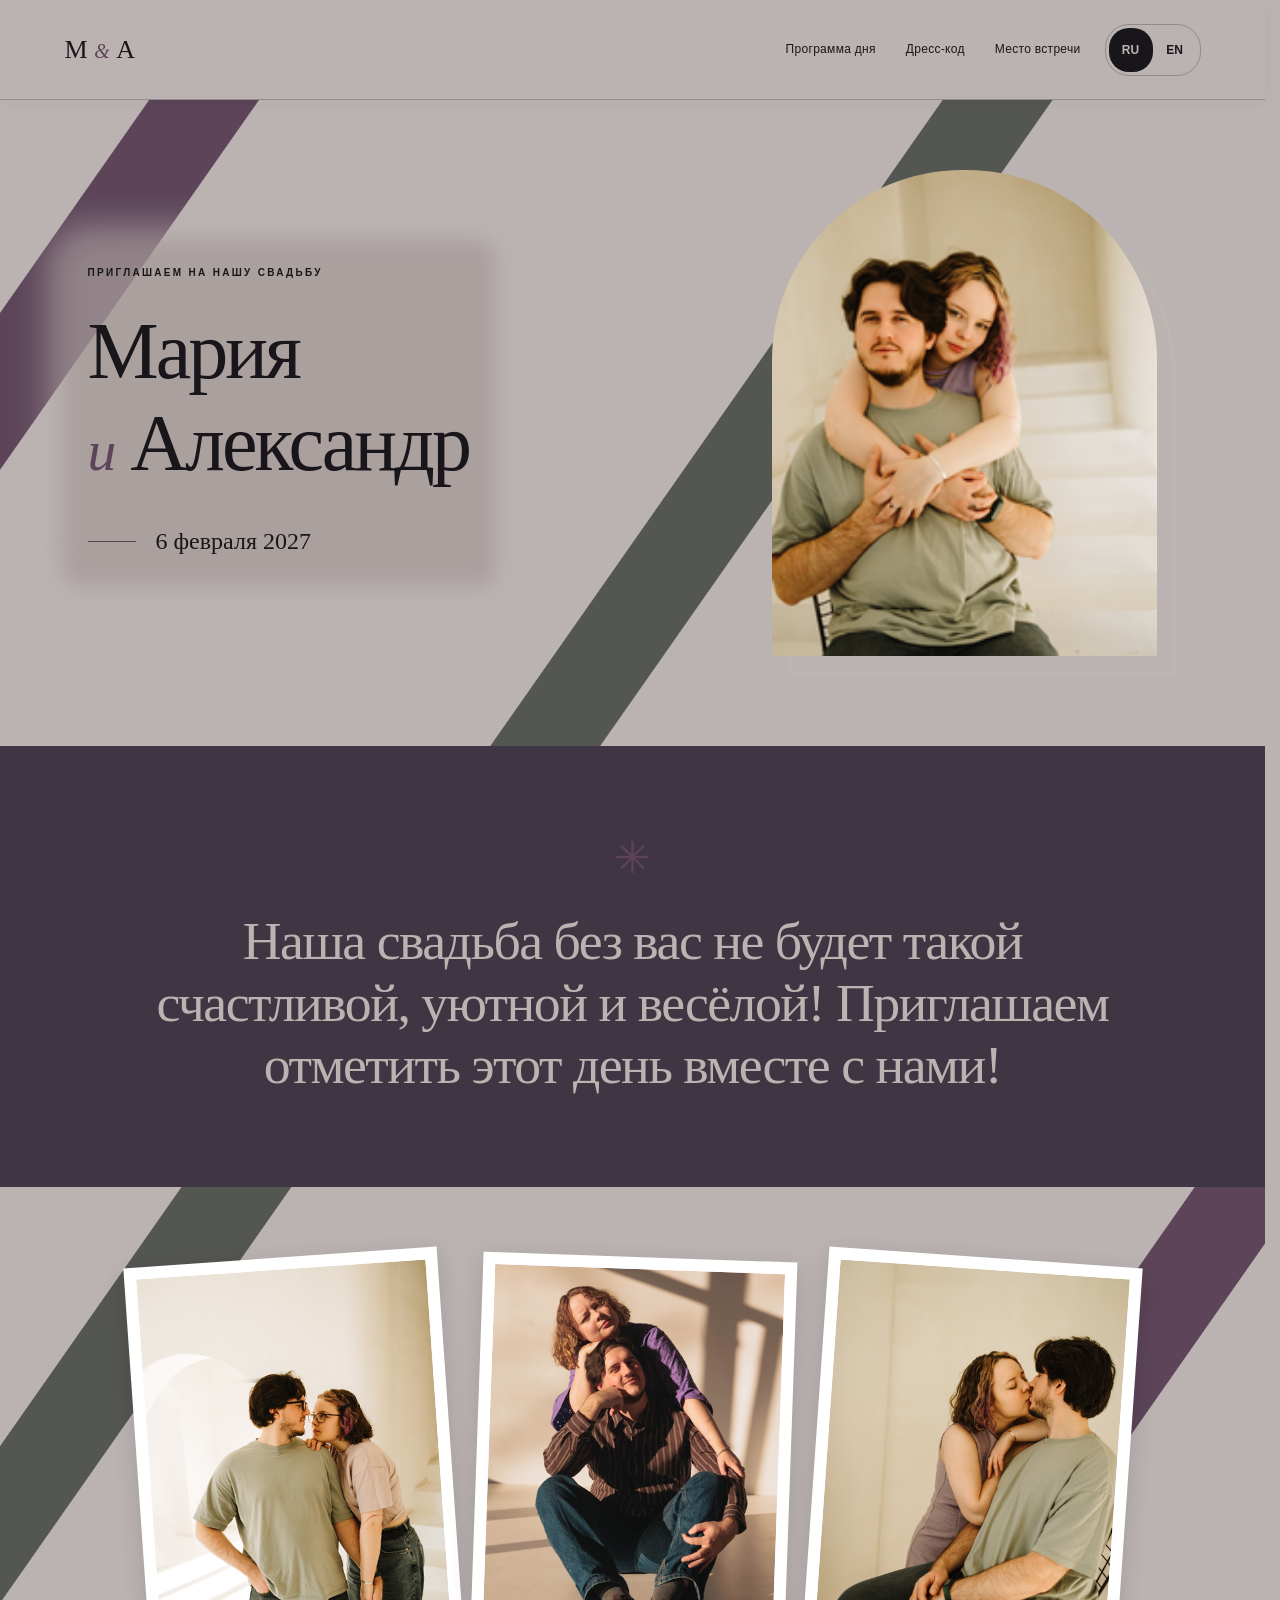
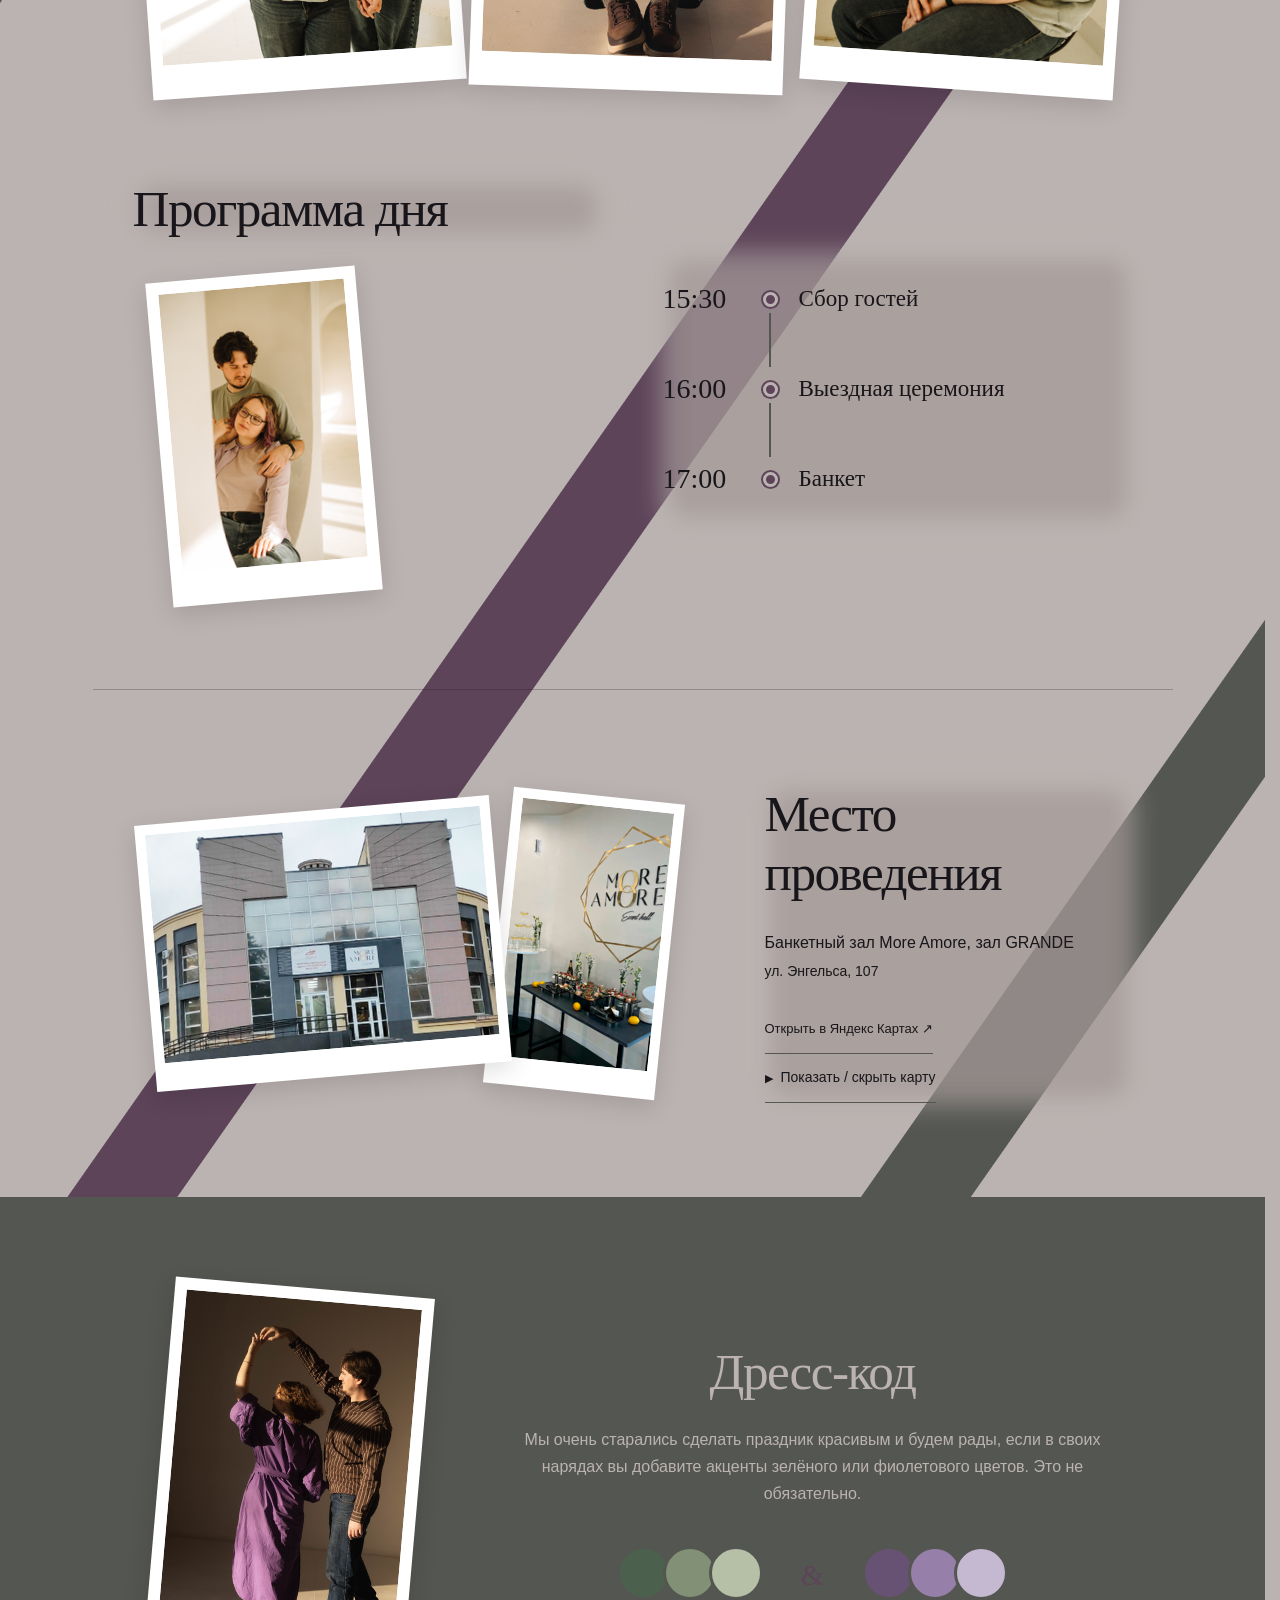
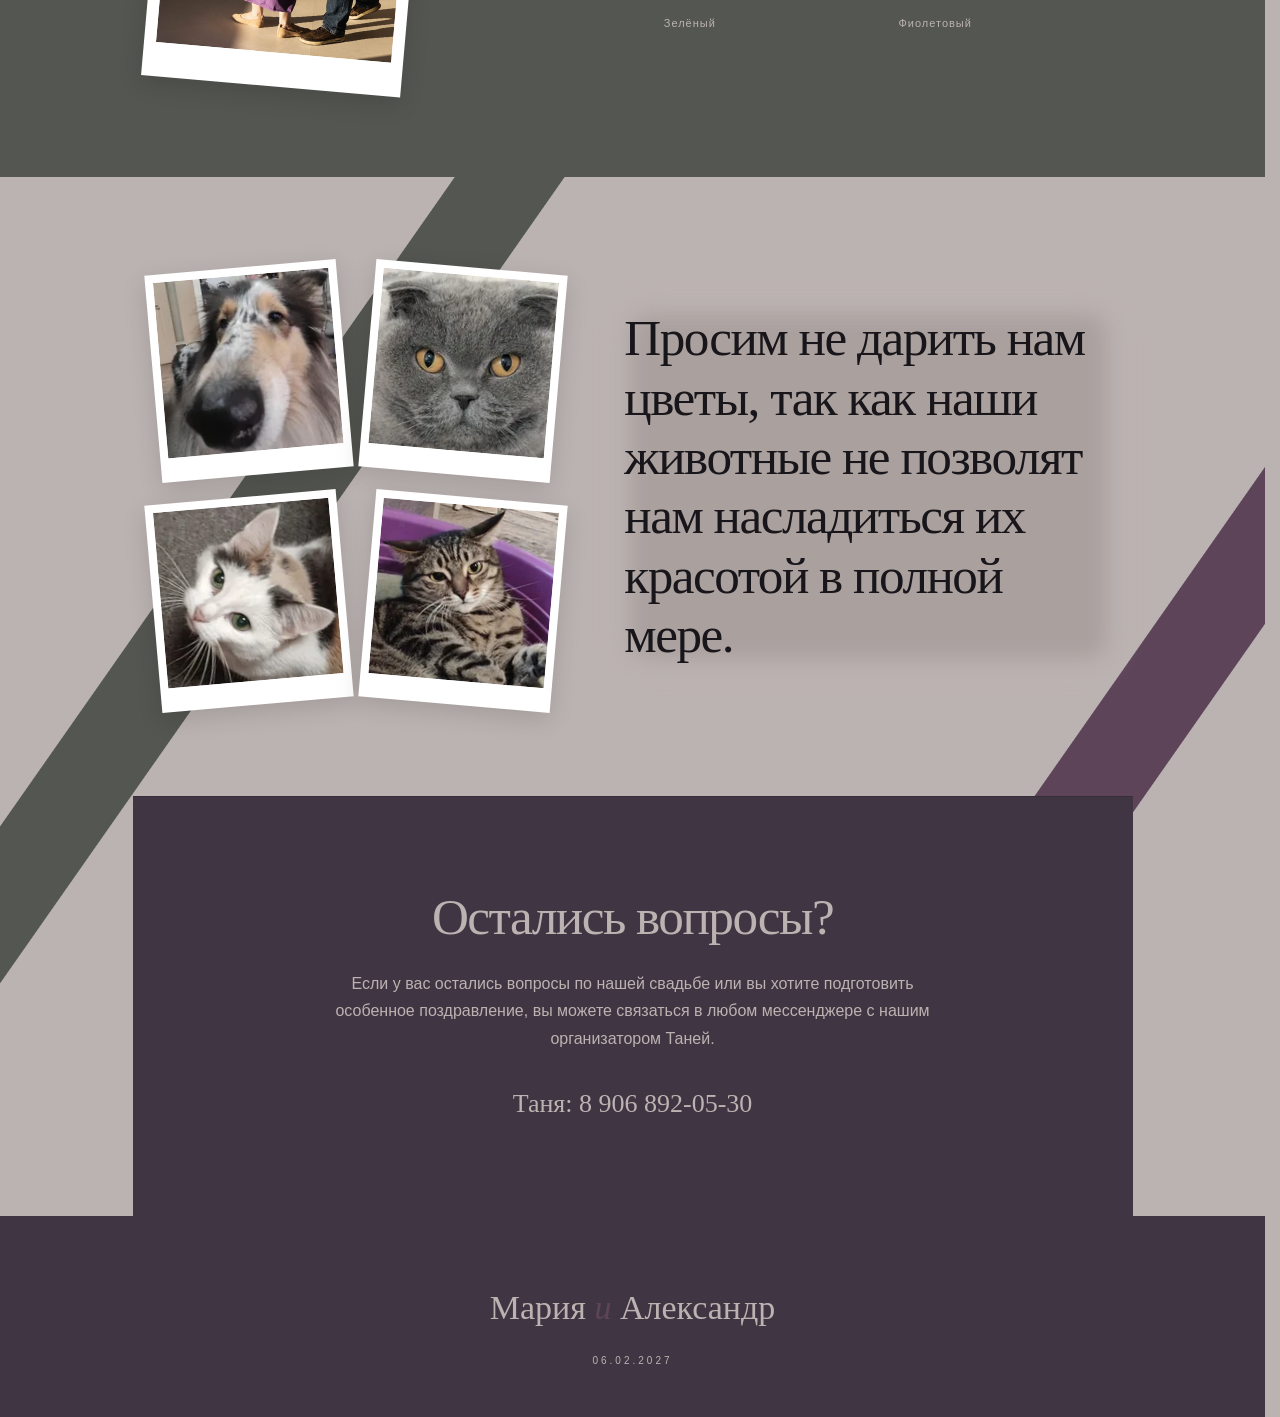
<file: index.html>
<!doctype html>
<html lang="ru">
<head>
  <meta charset="utf-8">
  <meta name="viewport" content="width=device-width, initial-scale=1, viewport-fit=cover">
  <meta name="format-detection" content="telephone=no">
  <meta data-i18n-content="description" name="description" content="Приглашаем на свадьбу Марии и Александра 6 февраля 2027 года. Программа дня, место встречи и пожелания для гостей.">
  <meta name="theme-color" content="#bbb3b1">
  <title data-i18n="title">Мария и Александр — 6 февраля 2027</title>
  <link rel="icon" href="favicon.ico" type="image/x-icon" sizes="16x16 32x32 48x48 64x64">
  <link rel="icon" href="favicon.png" type="image/png" sizes="32x32">
  <link rel="apple-touch-icon" href="apple-touch-icon.png" sizes="180x180">
  <link rel="stylesheet" href="styles.css">
  <script src="page-loader.js"></script>
  <script src="localization.js" defer></script>
  <script src="site-layout.js" defer></script>
  <script src="screen-image-previews.js" defer></script>
  <script src="map-disclosure.js" defer></script>
</head>
<body class="wedding-page">
  <div class="page-loader" role="status" aria-live="polite" aria-atomic="true">
    <span class="page-loader__spinner" aria-hidden="true"></span>
    <p data-i18n="loading">Пожалуйста подождите - приглашение загружается :)</p>
  </div>
  <header class="masthead"><a class="monogram" href="#home" data-i18n-aria-label="homeLabel" aria-label="В начало приглашения"><span data-i18n="mariaInitial">М</span> <span class="monogram-and">&</span> <span data-i18n="alexanderInitial">А</span></a><nav data-i18n-aria-label="navigationLabel" aria-label="Разделы приглашения"><a href="#day" data-i18n="schedule">Программа дня</a><a href="#dress" data-i18n="dressCode">Дресс-код</a><a href="#place" data-i18n="meetingPlace">Место встречи</a></nav><div class="language-switch" role="group" data-i18n-aria-label="languageLabel" aria-label="Язык приглашения" hidden>
    <button type="button" data-language="ru" lang="ru" aria-label="Русский" aria-pressed="true">RU</button>
    <button type="button" data-language="en" lang="en" aria-label="English" aria-pressed="false">EN</button>
  </div></header>
  <main id="home">
    <section class="hero hero--readable" aria-labelledby="names">
      <div class="hero-copy">
        <p class="eyebrow" data-i18n="eyebrow">ПРИГЛАШАЕМ НА НАШУ СВАДЬБУ</p>
        <h1 id="names"><span data-i18n="maria">Мария</span><br><span class="ampersand" data-i18n="and">и</span> <span data-i18n="alexander">Александр</span></h1>
        <div class="hero-date"><span class="date-line"></span><time datetime="2027-02-06" data-i18n="date">6 февраля 2027</time></div>
      </div>
      <figure class="hero-photo"><picture class="screen-preview photo-frame" style="--photo-ratio: 493 / 622; --photo-padding: 126.16633%"><source media="screen" srcset="assets/images_person/previews/9-800.png"><img data-image-id="hero" src="assets/images_person/9.jpg" width="4480" height="6720" data-i18n-alt="couple" alt="Мария и Александр" fetchpriority="high"></picture></figure>
    </section>

    <section class="invitation section-pad" data-i18n-aria-label="invitationLabel" aria-label="Приглашение на свадьбу">
      <span class="little-flower" aria-hidden="true">✳</span>
      
      <p data-i18n="invitation">Наша свадьба без вас не будет такой счастливой, уютной и весёлой! Приглашаем отметить этот день вместе с нами!</p>
    </section>

    <div class="photo-story" data-i18n-aria-label="photosLabel" aria-label="Свадебные фотокарточки">
      <figure class="photo-card"><span class="story-photo"><picture class="screen-preview photo-frame" style="--photo-ratio: 3 / 4; --photo-padding: 133.33333%"><source media="screen" srcset="assets/images_person/previews/3-800.png"><img data-image-id="story-2" src="assets/images_person/3.jpg" width="4480" height="6720" loading="lazy" data-i18n-alt="couple" alt="Мария и Александр"></picture></span></figure>
      <figure class="photo-card"><span class="story-photo"><picture class="screen-preview photo-frame" style="--photo-ratio: 3 / 4; --photo-padding: 133.33333%"><source media="screen" srcset="assets/images_person/previews/16-800.png"><img data-image-id="story" src="assets/images_person/16.jpg" width="1707" height="2560" loading="lazy" data-i18n-alt="couple" alt="Мария и Александр"></picture></span></figure>
      <figure class="photo-card"><span class="story-photo"><picture class="screen-preview photo-frame" style="--photo-ratio: 3 / 4; --photo-padding: 133.33333%"><source media="screen" srcset="assets/images_person/previews/6-800.png"><img data-image-id="story-3" src="assets/images_person/6.jpg" width="4480" height="6720" loading="lazy" data-i18n-alt="couple" alt="Мария и Александр"></picture></span></figure>
    </div>

    <section class="day section-pad" id="day" aria-labelledby="day-title">
      <div class="section-heading"><h2 id="day-title" data-i18n="schedule">Программа дня</h2><figure class="photo-card day-photo"><picture class="screen-preview photo-frame" style="--photo-ratio: 365 / 547; --photo-padding: 149.86301%"><source media="screen" srcset="assets/images_person/previews/13-800.png"><img data-image-id="day" src="assets/images_person/13.jpg" width="4480" height="6720" loading="lazy" data-i18n-alt="couple" alt="Мария и Александр"></picture></figure></div>
      <ol class="timeline">
        <li><time datetime="2027-02-06T15:30" data-i18n="arrivalTime">15:30</time><span class="timeline-dot" aria-hidden="true"></span><h3 data-i18n="arrival">Сбор гостей</h3></li>
        <li><time datetime="2027-02-06T16:00" data-i18n="ceremonyTime">16:00</time><span class="timeline-dot" aria-hidden="true"></span><h3 data-i18n="ceremony">Выездная церемония</h3></li>
        <li><time datetime="2027-02-06T17:00" data-i18n="receptionTime">17:00</time><span class="timeline-dot" aria-hidden="true"></span><h3 data-i18n="reception">Банкет</h3></li>
      </ol>
    </section>

    <section class="place place--wide-photo section-pad" id="place" aria-labelledby="place-title">
      <div class="location-photos"><figure class="location-exterior"><picture class="screen-preview photo-frame" style="--photo-ratio: 868 / 592; --photo-padding: 68.20276%"><source media="screen" srcset="assets/images/previews/location_1-800.png"><img data-image-id="location-exterior" src="assets/images/location_1.png" width="868" height="592" loading="lazy" data-i18n-alt="venueExterior" alt="Фасад здания More Amore и вход в банкетный зал"></picture></figure><figure class="location-interior"><picture class="screen-preview photo-frame" style="--photo-ratio: 363 / 621; --photo-padding: 171.07438%"><source media="screen" srcset="assets/images/previews/location_2-200.png"><img data-image-id="location-interior" src="assets/images/location_2.png" width="363" height="621" loading="lazy" data-i18n-alt="venueInterior" alt="Интерьер More Amore: зона с фуршетным столом"></picture></figure></div>
      <div class="place-copy"><h2 id="place-title" data-i18n="venueTitle">Место проведения</h2><p class="venue" data-i18n="venue">Банкетный зал More Amore, зал GRANDE</p><p class="address" data-i18n="address">ул. Энгельса, 107</p>
        <p><a class="map-link" href="https://yandex.ru/maps/-/CXfKfY5Y" target="_blank" rel="noopener noreferrer" data-i18n="mapLink">Открыть в Яндекс Картах ↗</a></p>
        <button class="map-toggle" type="button" aria-expanded="false" aria-controls="venue-map" data-i18n="mapToggle">Показать / скрыть карту</button>
      </div>
      <div class="venue-map" id="venue-map" hidden>
        <a href="https://yandex.ru/maps/org/more_amore/31075054813/?utm_medium=mapframe&amp;utm_source=maps" class="map-credit" style="top:0" data-i18n="mapVenue">Море Аморе</a>
        <a href="https://yandex.ru/maps/56/chelyabinsk/category/banquet_hall/184108315/?utm_medium=mapframe&amp;utm_source=maps" class="map-credit" style="top:14px" data-i18n="mapCategory">Банкетный зал в Челябинске</a>
        <a href="https://yandex.ru/maps/56/chelyabinsk/category/rental_of_venues_for_cultural_events/15215599314/?utm_medium=mapframe&amp;utm_source=maps" class="map-credit" style="top:28px" data-i18n="mapRental">Аренда площадок для культурно-массовых мероприятий в Челябинске</a>
        <iframe data-i18n-title="mapTitle" title="Море Аморе — место проведения свадьбы на Яндекс Картах" src="https://yandex.ru/map-widget/v1/org/more_amore/31075054813/?ll=61.381093%2C55.147762&amp;z=16" width="560" height="400" loading="lazy" allowfullscreen></iframe>
      </div>
    </section>

    <section class="dress section-pad" id="dress" aria-labelledby="dress-title"><figure class="photo-card dress-photo"><picture class="screen-preview photo-frame" style="--photo-ratio: 452 / 678; --photo-padding: 150.00000%"><source media="screen" srcset="assets/images_person/previews/2-800.png"><img data-image-id="dress" src="assets/images_person/2.jpg" width="1707" height="2560" loading="lazy" data-i18n-alt="couple" alt="Мария и Александр"></picture></figure><div class="dress-copy"><h2 id="dress-title" data-i18n="dressCode">Дресс-код</h2><p data-i18n="dressMessage">Мы очень старались сделать праздник красивым и будем рады, если в своих нарядах вы добавите акценты зелёного или фиолетового цветов. Это не обязательно.</p><div class="palette"><div><div class="swatches greens" aria-hidden="true"><span></span><span></span><span></span></div><span data-i18n="green">Зелёный</span></div><span class="palette-and" aria-hidden="true">&</span><div><div class="swatches purples" aria-hidden="true"><span></span><span></span><span></span></div><span data-i18n="purple">Фиолетовый</span></div></div></div></section>

    <section class="wishes section-pad" data-i18n-aria-label="flowersLabel" aria-label="Пожелание о цветах"><div class="animal-cards"><figure><picture class="photo-frame" style="--photo-ratio: 1; --photo-padding: 100.00000%"><source type="image/webp" srcset="animals/photo_5373163315078570329_y-180.webp 1x, animals/photo_5373163315078570329_y-360.webp 2x"><img data-image-id="animal-1" src="animals/photo_5373163315078570329_y-360.jpg" srcset="animals/photo_5373163315078570329_y-180.jpg 1x, animals/photo_5373163315078570329_y-360.jpg 2x" loading="lazy" data-i18n-alt="dog" alt="Собака крупным планом" width="360" height="360"></picture></figure><figure><picture class="photo-frame" style="--photo-ratio: 1; --photo-padding: 100.00000%"><source type="image/webp" srcset="animals/photo_5417868611755386280_y-180.webp 1x, animals/photo_5417868611755386280_y-360.webp 2x"><img data-image-id="animal-2" src="animals/photo_5417868611755386280_y-360.jpg" srcset="animals/photo_5417868611755386280_y-180.jpg 1x, animals/photo_5417868611755386280_y-360.jpg 2x" loading="lazy" data-i18n-alt="greyCat" alt="Серый кот с янтарными глазами" width="360" height="360"></picture></figure><figure><picture class="photo-frame" style="--photo-ratio: 1; --photo-padding: 100.00000%"><source type="image/webp" srcset="animals/photo_5417868611755386284_y-180.webp 1x, animals/photo_5417868611755386284_y-360.webp 2x"><img data-image-id="animal-3" src="animals/photo_5417868611755386284_y-360.jpg" srcset="animals/photo_5417868611755386284_y-180.jpg 1x, animals/photo_5417868611755386284_y-360.jpg 2x" loading="lazy" data-i18n-alt="calicoCat" alt="Трёхцветная кошка с зелёными глазами" width="360" height="360"></picture></figure><figure><picture class="photo-frame" style="--photo-ratio: 1; --photo-padding: 100.00000%"><source type="image/webp" srcset="animals/photo_5417868611755386286_y-180.webp 1x, animals/photo_5417868611755386286_y-360.webp 2x"><img data-image-id="animal-4" src="animals/photo_5417868611755386286_y-360.jpg" srcset="animals/photo_5417868611755386286_y-180.jpg 1x, animals/photo_5417868611755386286_y-360.jpg 2x" loading="lazy" data-i18n-alt="tabbyCat" alt="Полосатый кот" width="360" height="360"></picture></figure></div><p class="flowers-message" data-i18n="flowersMessage">Просим не дарить нам цветы, так как наши животные не позволят нам насладиться их красотой в полной мере.</p></section>

    <section class="contact section-pad" aria-labelledby="contact-title"><h2 id="contact-title" data-i18n="contactTitle">Остались вопросы?</h2><p data-i18n="contactMessage">Если у вас остались вопросы по нашей свадьбе или вы хотите подготовить особенное поздравление, вы можете связаться в любом мессенджере с нашим организатором Таней.</p><p class="phone"><span data-i18n="organizer">Таня:</span> <span>8 906 892-05-30</span></p></section>
  </main>
  <footer><div><span data-i18n="maria">Мария</span> <span class="footer-and" data-i18n="and">и</span> <span data-i18n="alexander">Александр</span></div><time datetime="2027-02-06">06.02.2027</time></footer>
</body>
</html>
</file>
<file: styles.css>
:root{color-scheme:light;--paper:#f7f5ef;--ink:#303b32;--green:#65745e;--purple:#8a789c;--line:#d9dcd1;--serif:Georgia,'Times New Roman',serif;--sans:Arial,Helvetica,sans-serif}*{box-sizing:border-box}html{scroll-padding-top:24px}body{margin:0;background:var(--paper);color:var(--ink);font-family:var(--sans);font-size:16px;line-height:1.7;padding-left:env(safe-area-inset-left);padding-right:env(safe-area-inset-right)}a{color:inherit}a:focus-visible{outline:2px solid var(--purple);outline-offset:6px}img{display:block;max-width:100%;height:auto}figure,p,h1,h2,h3{margin:0}h1,h2,h3{font-family:var(--serif);font-weight:400}h2{font-size:34px;font-size:clamp(34px,4vw,52px);line-height:1.16;letter-spacing:-1.5px}p{color:#596056}.eyebrow{font-size:10px;letter-spacing:2.3px;font-weight:600;color:var(--green);margin-bottom:24px}.masthead{max-width:1200px;margin:auto;min-height:100px;display:flex;align-items:center;justify-content:space-between;border-bottom:1px solid var(--line);padding:16px 32px;font-size:10px;letter-spacing:1.6px}.masthead a{text-decoration:none}.monogram{font:26px var(--serif);letter-spacing:0}.monogram .monogram-and{color:var(--purple);font-style:italic;font-size:20px}.masthead>a:last-child{padding:12px 0}.masthead>a:last-child span{margin-left:14px}.hero{max-width:1200px;margin:0 auto;position:relative;display:grid;grid-template-columns:1.15fr 1fr;align-items:center;gap:30px;padding:70px 75px 90px 55px}.hero h1{font-size:52px;font-size:clamp(52px,6.4vw,80px);line-height:1.15;letter-spacing:-3px}.ampersand{color:var(--purple);font-style:italic;font-size:.72em}.hero-date{display:flex;align-items:center;gap:20px;margin-top:32px;font-family:var(--serif);font-size:24px}.date-line{width:48px;height:1px;background:var(--purple)}.hero-note{font-size:13px;line-height:1.8;margin-top:28px}.hero-photo{position:relative;max-width:385px;justify-self:end;width:100%}.hero-photo:before{content:'';position:absolute;top:18px;right:-18px;bottom:-18px;left:18px;inset:18px -18px -18px 18px;border:1px solid #b9bfae;border-radius:190px 190px 0 0;z-index:-1}.hero-photo img{width:100%;border-radius:190px 190px 0 0}.hero-photo figcaption{font-size:8px;letter-spacing:1.8px;text-align:center;margin-top:18px}.hero-side{position:absolute;right:12px;top:40%;writing-mode:vertical-rl;font-size:8px;letter-spacing:2px;color:var(--green)}.section-pad{padding:90px 40px}.invitation{text-align:center;background:#eeeee5}.invitation>p:last-child{max-width:560px;margin:25px auto 0;font-size:16px}.little-flower{display:block;font-size:44px;line-height:1;color:var(--purple);margin-bottom:30px}.invitation h2{font-size:36px;font-size:clamp(36px,4.2vw,54px)}.day{max-width:1080px;margin:auto;display:grid;grid-template-columns:1fr 1fr;gap:60px}.section-heading>p:last-child{font-size:14px;margin-top:24px}.timeline{list-style:none;padding:0;margin:0}.timeline li{display:grid;grid-template-columns:80px 24px 1fr;align-items:center;gap:16px;position:relative;min-height:90px}.timeline time{font:28px var(--serif);color:var(--purple)}.timeline-dot{width:7px;height:7px;background:var(--green);border-radius:50%;justify-self:center;position:relative}.timeline li:not(:last-child) .timeline-dot:after{content:'';position:absolute;top:14px;left:3px;height:62px;width:1px;background:var(--line)}.timeline h3{font-size:23px;line-height:1.3}.place{display:grid;grid-template-columns:1fr 1fr;gap:80px;align-items:center;max-width:1080px;margin:auto;border-top:1px solid var(--line)}.place-art{text-align:center;background:#e7e9df;padding:44px 30px 24px}.arch{border:1px solid #a2ac97;border-radius:150px 150px 0 0;min-height:300px;max-width:260px;margin:auto;display:flex;flex-direction:column;align-items:center;justify-content:center}.arch>span:first-child{font:54px/.95 var(--serif);color:var(--green)}.arch i{font-weight:400}.arch-star{font-size:35px;color:var(--purple);margin-top:28px}.place-art>p{font-size:8px;letter-spacing:2px;margin-top:20px}.venue{margin-top:26px;font-size:16px;color:var(--ink)}.address{font-size:14px;margin-top:4px}.map-link{display:inline-flex;gap:32px;align-items:center;min-height:48px;border-bottom:1px solid var(--green);font-size:13px;text-decoration:none;margin-top:22px}.map-link:hover{color:var(--purple)}.dress{text-align:center;background:#eeebf1}.dress>p:not(.eyebrow){max-width:620px;margin:25px auto 0}.palette{display:flex;justify-content:center;align-items:center;gap:38px;margin-top:38px}.palette>div>span{font-size:11px;letter-spacing:1px;display:block;margin-top:14px}.swatches{display:flex;padding-left:8px}.swatches span{width:54px;height:54px;border-radius:50%;border:3px solid #eeebf1;margin-left:-8px}.greens span:nth-child(1){background:#4c614d}.greens span:nth-child(2){background:#829075}.greens span:nth-child(3){background:#b6c0a6}.purples span:nth-child(1){background:#685274}.purples span:nth-child(2){background:#9680aa}.purples span:nth-child(3){background:#c5b8d1}.palette-and{font:30px var(--serif);color:var(--purple);margin-bottom:28px}.wishes{max-width:1040px;margin:auto;display:grid;grid-template-columns:1fr 1fr;gap:80px;align-items:center}.wishes figure{max-width:340px;transform:rotate(-3deg);padding:12px 12px 32px;background:#fff;box-shadow:0 5px 20px #303b3210}.wishes p:not(.eyebrow){margin-top:24px;font-size:15px}.small-heart{display:block;font:40px var(--serif);color:var(--purple);margin-top:20px}.contact{text-align:center;border-top:1px solid var(--line);max-width:1000px;margin:auto}.contact>p:not(.eyebrow):not(.phone){max-width:600px;margin:24px auto 0}.phone{font-family:var(--serif);font-size:26px;margin-top:30px;color:var(--ink)}.phone span{white-space:nowrap;user-select:text;-webkit-user-select:text}footer{text-align:center;background:#e4e8dd;padding:55px 24px calc(45px + env(safe-area-inset-bottom))}footer>p{font-size:12px;letter-spacing:1px}footer>div{font:34px var(--serif);margin:18px 0;color:var(--ink)}footer>div .footer-and{font-style:italic;color:var(--purple)}footer>time{font-size:10px;letter-spacing:3px}@media(min-width:1500px){.hero{padding-top:90px;padding-bottom:110px}}@media(max-width:760px){.masthead{min-height:76px;padding:12px 24px}.masthead>span{display:none}.hero{padding:44px 28px 60px;gap:35px;grid-template-columns:1fr;text-align:center}.hero-copy{padding:0}.hero h1{font-size:48px;font-size:clamp(48px,9vw,70px);letter-spacing:-2px}.hero h1 br{display:none}.hero h1 .ampersand{display:block;line-height:.9;margin:5px 0}.hero-date{justify-content:center;font-size:23px;margin-top:25px}.hero-note{margin-top:20px}.hero-photo{justify-self:center;width:75%;max-width:330px;margin-right:12px}.hero-side{display:none}.section-pad{padding:64px 26px}.day{grid-template-columns:1fr;gap:30px}.section-heading{text-align:center}.timeline{width:100%;max-width:390px;margin:auto}.timeline li{grid-template-columns:68px 18px 1fr;gap:12px;min-height:85px}.timeline time{font-size:26px}.timeline h3{font-size:22px}.timeline li:not(:last-child) .timeline-dot:after{height:57px}.place{grid-template-columns:1fr;gap:36px}.place-art{max-width:360px;width:100%;margin:auto}.place-copy{text-align:center}.wishes{grid-template-columns:1fr;gap:42px}.wishes figure{max-width:290px;width:85%;margin:auto}.wishes>div{text-align:center}.palette{gap:18px}.swatches span{width:46px;height:46px}.phone{font-size:23px}.eyebrow{font-size:9px;letter-spacing:1.8px;margin-bottom:20px}}@media(prefers-reduced-motion:reduce){html{scroll-behavior:auto}}@media print{.hero,.section-pad{padding:25px}.masthead,.hero-side{display:none}body{background:white}.hero{grid-template-columns:1fr 1fr}.hero h1{font-size:44px}.hero-photo{max-width:220px}section{break-inside:avoid}a{color:inherit}}

.venue-map{grid-column:1/-1;position:relative;overflow:hidden;min-width:0;border:1px solid var(--line);background:#e7e9df}.map-credit{color:#eee;font-size:12px;position:absolute;left:0}.venue-map iframe{position:relative;display:block;width:100%;height:400px;border:0}@media(max-width:760px){.venue-map iframe{height:340px}}

.photo-story{max-width:1080px;margin:auto;padding:70px 40px 0;display:grid;grid-template-columns:1fr 1.3fr 1fr;gap:24px;align-items:center}.photo-story img{width:100%;height:auto}.location-exterior{min-width:0}.location-exterior img{width:100%;height:auto}.location-interior{grid-column:1/-1;justify-self:center;width:100%;max-width:381px}.location-interior img{width:100%;height:auto}.place-copy{min-width:0}
@media(max-width:760px){.photo-story{padding:48px 26px 0;grid-template-columns:1fr 1fr;gap:16px}.photo-story figure:nth-child(2){grid-column:1/-1;grid-row:2;max-width:460px;justify-self:center}.location-interior{max-width:320px}}

html{scroll-padding-top:120px}.masthead{position:sticky;top:0;z-index:20;max-width:none;background:var(--paper);padding-left:max(24px,calc((100% - 1136px)/2));padding-right:max(24px,calc((100% - 1136px)/2));box-shadow:0 3px 14px #303b3208}.masthead nav{display:flex;align-items:center;gap:30px;font-size:12px;letter-spacing:.3px}.masthead nav a{padding:12px 0}.masthead nav a:hover{color:var(--purple)}.location-photos{display:grid;grid-template-columns:1fr .65fr;gap:0;align-items:center;padding:15px 12px}.location-photos figure{background:white;padding:10px 10px 28px;box-shadow:0 6px 22px #303b3220;min-width:0;width:100%;max-width:none}.location-photos .location-exterior{transform:rotate(-5deg);z-index:1}.location-photos .location-interior{grid-column:auto;transform:rotate(6deg);margin-left:-5px}.location-photos img{width:100%;height:auto}.map-disclosure{grid-column:1/-1;min-width:0}.map-disclosure summary{cursor:pointer;width:fit-content;padding:12px 0;border-bottom:1px solid var(--green);font-size:14px}.map-disclosure summary:focus-visible{outline:2px solid var(--purple);outline-offset:5px}.map-disclosure>p{margin-bottom:20px}.map-disclosure .map-link{margin-top:6px}
@media(max-width:760px){html{scroll-padding-top:115px}.masthead{gap:16px;padding:12px 18px;min-height:76px}.masthead nav{gap:8px 16px;flex-wrap:wrap;justify-content:flex-end;font-size:11px;line-height:1.4}.masthead nav a{padding:5px 0}.monogram{flex-shrink:0}.location-photos{max-width:480px;margin:auto;padding:15px 10px}.map-disclosure summary{margin:auto}}
@media print{.masthead{display:none}}

/* Rare, soft diagonal ribbons on the warm backgrounds. */
:root{--ribbons:repeating-linear-gradient(125deg,transparent 0 179px,#775C87 180px 269px,transparent 270px 829px,#70906B 830px 919px,transparent 920px 1480px)}
body{background-image:var(--ribbons)}.invitation{background-color:#eeeee5;background-image:var(--ribbons);background-position:120px 0}.photo-story{display:block;max-width:660px;padding:70px 55px 0}.photo-card{background:#fff;padding:12px 12px 34px;box-shadow:0 7px 24px #303b321a;max-width:100%;transform:rotate(-3deg)}.photo-card img{width:100%;height:auto}.photo-story .photo-card{transform:rotate(2deg)}.day{align-items:center}.day-photo{width:210px;margin:35px 0 0 26px;transform:rotate(-5deg)}.dress{display:grid;grid-template-columns:minmax(0,290px) minmax(0,620px);align-items:center;justify-content:center;gap:70px}.dress-photo{width:260px;justify-self:center;transform:rotate(5deg)}.dress-copy{min-width:0}.dress-copy>p{margin:25px auto 0}.wishes figure{transform:rotate(-4deg)}
@media(max-width:760px){.photo-story{padding:48px 32px 0;max-width:520px}.day-photo{width:180px;margin:32px auto 0}.dress{grid-template-columns:1fr;gap:42px}.dress-copy{grid-row:1}.dress-photo{width:210px}.photo-card{padding:10px 10px 28px}}

.invitation>p:last-child{font-family:var(--serif);font-weight:400;font-size:36px;font-size:clamp(36px,4.2vw,54px);line-height:1.16;letter-spacing:-1.5px;color:var(--ink);max-width:960px;margin:0 auto}.photo-story figure{padding:0;background:none;box-shadow:none;transform:none}

.invitation{background-image:none}

/* Shared palette; all reading text stays neutral. */
:root{--paper:#E7DCEC;--ink:#252525;--green:#70906B;--purple:#775C87;--line:#938b9660}
p,.eyebrow,.timeline time,.venue,.address,.phone{color:var(--ink)}.masthead nav a:hover,.map-link:hover{color:var(--ink);text-decoration:underline}.invitation{background:#B8C6C2}.dress{background:#C4A0CC}.swatches span{border-color:#C4A0CC}footer{background:#B8C6C2}.map-credit{color:#252525}

.wishes{grid-template-columns:1fr 1.2fr;gap:65px}.animal-cards{display:grid;grid-template-columns:1fr 1fr;gap:22px;min-width:0}.wishes .animal-cards figure{width:100%;max-width:none;margin:0;padding:8px 8px 24px;transform:rotate(-5deg);background:#fff;box-shadow:0 5px 20px #0002}.wishes .animal-cards figure:nth-child(even){transform:rotate(5deg)}.animal-cards img{width:100%;height:auto}.wishes p.flowers-message{font-family:var(--serif);font-size:34px;font-size:clamp(34px,4vw,52px);font-weight:400;line-height:1.16;letter-spacing:-1.5px;margin:0;color:var(--ink)}
@media(max-width:760px){.wishes{grid-template-columns:1fr;gap:38px}.animal-cards{max-width:360px;margin:auto;gap:20px}.wishes p.flowers-message{text-align:center}}

.contact{background:#B8C6C2}
.timeline-dot{width:15px;height:15px;background:var(--purple);border:3px solid var(--paper);box-shadow:0 0 0 2px var(--purple)}.timeline li:not(:last-child) .timeline-dot:after{top:18px;left:3px;height:54px;width:2px;background:var(--green)}
@media(max-width:760px){.timeline li:not(:last-child) .timeline-dot:after{height:49px}}

/* Two feathered layers, matching the light text backings in index-a6. */
.hero-copy,.section-heading>h2,.timeline,.place-copy,.wishes p.flowers-message{position:relative;isolation:isolate;background:transparent;box-shadow:none;border-radius:0}
.hero-copy::before,
.section-heading>h2::before,
.timeline::before,
.place-copy::before,
.wishes p.flowers-message::before,
.hero-copy::after,
.section-heading>h2::after,
.timeline::after,
.place-copy::after,
.wishes p.flowers-message::after {
  content: "";
  position: absolute;
  pointer-events: none;
  border-radius: 18px;
}
.hero-copy::before,
.section-heading>h2::before,
.timeline::before,
.place-copy::before,
.wishes p.flowers-message::before {
  top: 0;
  right: 0;
  bottom: 0;
  left: 0;
  inset: 0;
  z-index: -2;
  background: var(--color-page);
  opacity: .65;
  filter: blur(14px);
}
.hero-copy::after,
.section-heading>h2::after,
.timeline::after,
.place-copy::after,
.wishes p.flowers-message::after {
  top: 7px;
  right: 7px;
  bottom: 7px;
  left: 7px;
  inset: 7px;
  z-index: -1;
  background: var(--color-soft-backing);
  filter: blur(10px);
}

/* Palette v6, shared with the A6 invitation. */
:root {
  --color-browser-background: #d3cdd6;
  --color-text: #18161a;
  --color-page: #bbb3b1;
  --color-purple: #5d4459;
  --color-green: #545651;
  --color-shadow: #0002;
  --color-panel: rgba(125, 113, 111, .28);
  --color-sage-panel: #403542;
  --color-lilac-panel: #545651;
  --color-palette-green-dark: #4c614d;
  --color-palette-green-medium: #829075;
  --color-palette-green-light: #b6c0a6;
  --color-palette-purple-dark: #685274;
  --color-palette-purple-medium: #9680aa;
  --color-palette-purple-light: #c5b8d1;
  --color-photo-card: #fff;
  --color-hero-backing: rgba(125, 113, 111, .28);
  --color-soft-backing: rgba(125, 113, 111, .28);
  --color-transparent: transparent;
}
:root{--paper:var(--color-page);--ink:var(--color-text);--green:var(--color-green);--purple:var(--color-purple);--line:rgba(24,22,26,.25);--ribbons:repeating-linear-gradient(125deg,var(--color-transparent) 0 179px,var(--color-purple) 180px 269px,var(--color-transparent) 270px 829px,var(--color-green) 830px 919px,var(--color-transparent) 920px 1480px)}
body{background-color:var(--color-page);color:var(--color-text)}
p,.eyebrow,.timeline time,.venue,.address,.phone{color:var(--color-text)}
.invitation,.contact,footer{background:var(--color-sage-panel);color:var(--color-page)}
.dress{background:var(--color-lilac-panel);color:var(--color-page)}
.invitation p,.invitation>p:last-child,.dress p,.contact p,.contact .phone,footer p,footer>div{color:var(--color-page)}
.swatches span{border-color:var(--color-lilac-panel)}
.greens span:nth-child(1){background:var(--color-palette-green-dark)}.greens span:nth-child(2){background:var(--color-palette-green-medium)}.greens span:nth-child(3){background:var(--color-palette-green-light)}
.purples span:nth-child(1){background:var(--color-palette-purple-dark)}.purples span:nth-child(2){background:var(--color-palette-purple-medium)}.purples span:nth-child(3){background:var(--color-palette-purple-light)}
.hero-copy::after{background:var(--color-hero-backing)}
/* Fade the ribbons into the paper behind the names, keeping them around the composition. */
.hero--readable .hero-copy {
  --hero-backing-y: 36px;
  --hero-backing-x: 38px;
  --hero-backing-gap: 12px;
  width: fit-content;
  max-width: 100%;
}
.hero--readable .hero-copy::before {
  top: calc(-1 * var(--hero-backing-y));
  right: calc(-1 * var(--hero-backing-x));
  bottom: calc(-1 * var(--hero-backing-y));
  left: calc(-1 * var(--hero-backing-x));
  inset: calc(-1 * var(--hero-backing-y)) calc(-1 * var(--hero-backing-x));
  z-index: -2;
  background: var(--color-page);
  filter: blur(18px);
  border-radius: 36px;
}
.hero--readable .hero-copy::after {
  content: "";
  position: absolute;
  top: calc(var(--hero-backing-gap) - var(--hero-backing-y));
  right: calc(var(--hero-backing-gap) - var(--hero-backing-x));
  bottom: calc(var(--hero-backing-gap) - var(--hero-backing-y));
  left: calc(var(--hero-backing-gap) - var(--hero-backing-x));
  inset: calc(var(--hero-backing-gap) - var(--hero-backing-y)) calc(var(--hero-backing-gap) - var(--hero-backing-x));
  z-index: -1;
  pointer-events: none;
  background: var(--color-hero-backing);
  filter: blur(10px);
  border-radius: 18px;
}
@media (max-width: 760px) {
  /* Shift only the first ribbon; changing its stops avoids wrapping at the right edge. */
  .wedding-page {
    /* Project the horizontal shift onto the 125-degree gradient. */
    --top-ribbon-offset: calc(15mm * .8191520443);
    background-image:
      linear-gradient(125deg,
        var(--paper) 0 calc(179px - var(--top-ribbon-offset)),
        var(--color-purple) calc(180px - var(--top-ribbon-offset)) calc(269px - var(--top-ribbon-offset)),
        var(--paper) calc(270px - var(--top-ribbon-offset)) 270px,
        transparent 271px),
      var(--ribbons);
    background-repeat: no-repeat, repeat;
  }
  .hero--readable .hero-copy {
    --hero-backing-y: 32px;
    --hero-backing-x: 30px;
    justify-self: center;
  }
  .hero--readable .hero-copy::before {
    filter: blur(14px);
  }
}
.section-heading>h2::after,.timeline::after,.place-copy::after{background:var(--color-panel)}
.photo-card,.location-photos figure,.wishes .animal-cards figure{background:var(--color-photo-card);box-shadow:0 7px 24px var(--color-shadow)}
.venue-map{background:var(--color-page)}

/* The old photo was 660 - 2 * 55 = 550px wide; the three cards span 990px (1.8x). */
.photo-story {
  display: grid;
  grid-template-columns: repeat(3, minmax(0, 1fr));
  max-width: 1100px;
  margin: auto;
  padding: 70px 55px 0;
  gap: 24px;
  align-items: center;
}

.photo-story > .photo-card {
  min-width: 0;
  max-width: none;
  width: 100%;
  margin: 0;
  padding: 12px 12px 34px;
  background: var(--color-photo-card);
  box-shadow: 0 7px 24px var(--color-shadow);
  transform: rotate(-4deg);
}

.photo-story > .photo-card:nth-child(2) {
  grid-column: auto;
  grid-row: auto;
  max-width: none;
  justify-self: stretch;
  transform: rotate(2deg);
}

.photo-story > .photo-card:nth-child(3) { transform: rotate(4deg); }

.story-photo {
  position: relative;
  display: block;
  width: 100%;
  aspect-ratio: 3 / 4;
  overflow: hidden;
}

.photo-story .story-photo img {
  position: absolute;
  top: 0;
  right: 0;
  bottom: 0;
  left: 0;
  inset: 0;
  width: 100%;
  height: 100%;
  object-fit: cover;
}

@media (max-width: 760px) {
  .photo-story { padding: 48px 24px 0; gap: 12px; }
  .photo-story > .photo-card { padding: 8px 8px 22px; }
}

/* Match editor cropping; PNG previews on screen, originals in print. */
.photo-frame {
  position: relative;
  display: block;
  width: 100%;
  aspect-ratio: var(--photo-ratio);
  overflow: hidden;
}
.photo-frame > img {
  display: block;
  width: 100%;
  height: 100%;
  object-fit: cover;
  object-position: center;
}
.hero-photo > .photo-frame { border-radius: 190px 190px 0 0; }
.hero-photo > .photo-frame > img { border-radius: 0; }

/* Keep the map controls by the address and expand the map across the section. */
.place--wide-photo .location-photos {
  grid-template-columns: 1.35fr .65fr;
}
@media (min-width: 761px) {
  .place--wide-photo {
    grid-template-columns: minmax(0, 1.2fr) minmax(0, .8fr);
  }
}

.place-copy .map-toggle {
  display: block;
  width: fit-content;
  padding: 12px 0;
  border: 0;
  border-bottom: 1px solid var(--green);
  background: transparent;
  color: inherit;
  font: inherit;
  font-size: 14px;
  cursor: pointer;
}
.place-copy .map-toggle::before { content: '\25b6'; margin-right: 8px; font-size: 11px; }
.place-copy .map-toggle[aria-expanded="true"]::before { content: '\25bc'; }
.place-copy .map-toggle:focus-visible { outline: 2px solid var(--purple); outline-offset: 5px; }
@media (max-width: 760px) {
  .place-copy .map-toggle { margin-inline: auto; }
}

/* Cover the invitation until its screen images are ready. */
html { scrollbar-gutter: stable; }
html.is-loading { overflow: hidden; }
.page-loader { display: none; }
.is-loading .page-loader {
  position: fixed;
  top: 0;
  right: 0;
  bottom: 0;
  left: 0;
  inset: 0;
  z-index: 1000;
  display: grid;
  align-content: center;
  justify-items: center;
  gap: 22px;
  padding: 32px;
  background: rgba(64, 64, 64, .82);
  text-align: center;
}
.page-loader p {
  max-width: 28ch;
  margin: 0;
  color: #fff;
  font-size: 18px;
  line-height: 1.6;
}
.page-loader__spinner {
  width: 52px;
  height: 52px;
  border: 4px solid rgba(255, 255, 255, .3);
  border-top-color: #fff;
  border-radius: 50%;
  animation: page-loader-spin .8s linear infinite;
}
@keyframes page-loader-spin { to { transform: rotate(360deg); } }
@media (prefers-reduced-motion: reduce) {
  .page-loader__spinner { animation: none; }
}
@media print {
  html.is-loading { overflow: visible; }
  .is-loading .page-loader { display: none; }
}

/* Safari on iPhone: safe areas, touch controls and stable text sizing. */
html {
  -webkit-text-size-adjust: 100%;
  text-size-adjust: 100%;
  scroll-padding-top: calc(var(--masthead-height, 120px) + 16px);
}
.masthead { padding-top: calc(16px + env(safe-area-inset-top, 0px)); }
.masthead a, .map-link, .map-toggle { touch-action: manipulation; }
.place-copy .map-toggle {
  -webkit-appearance: none;
  appearance: none;
  min-height: 44px;
  border-radius: 0;
}
html.is-loading body { overflow: hidden; }
.is-loading .page-loader {
  padding-top: calc(32px + env(safe-area-inset-top, 0px));
  padding-right: calc(32px + env(safe-area-inset-right, 0px));
  padding-bottom: calc(32px + env(safe-area-inset-bottom, 0px));
  padding-left: calc(32px + env(safe-area-inset-left, 0px));
  touch-action: none;
}

/* Keep photo cropping in Safari versions without CSS aspect-ratio. */
.photo-frame::before {
  content: "";
  display: block;
  padding-top: var(--photo-padding, 100%);
}
.photo-frame > img { position: absolute; top: 0; left: 0; }
.location-photos, .animal-cards { width: 100%; }
@supports (aspect-ratio: 1) {
  .photo-frame::before { display: none; }
}

@media (max-width: 760px) {
  .masthead { padding-top: calc(12px + env(safe-area-inset-top, 0px)); }
  .masthead nav a {
    display: inline-flex;
    align-items: center;
    min-height: 44px;
  }
}
@media print {
  html.is-loading body { overflow: visible; }
}

/* Language selection stays within the sticky header on narrow screens. */
html[lang="en"] .timeline li { grid-template-columns: max-content 24px minmax(0, 1fr); }
html[lang="en"] .timeline time { white-space: nowrap; }
.masthead { gap: 24px; }
.masthead nav { margin-left: auto; }
.language-switch {
  display: flex;
  flex-shrink: 0;
  padding: 3px;
  border: 1px solid var(--line);
  border-radius: 24px;
}
.language-switch[hidden] { display: none; }
.language-switch button {
  appearance: none;
  min-width: 44px;
  min-height: 44px;
  padding: 0 10px;
  border: 0;
  border-radius: 20px;
  background: transparent;
  color: var(--ink);
  font: 600 12px var(--sans);
  cursor: pointer;
  touch-action: manipulation;
}
.language-switch button[aria-pressed="true"] {
  background: var(--ink);
  color: var(--paper);
}
.language-switch button:focus-visible {
  outline: 2px solid var(--purple);
  outline-offset: 3px;
}
@media (max-width: 760px) {
  html[lang="en"] .timeline li { grid-template-columns: max-content 18px minmax(0, 1fr); }
  .masthead { flex-wrap: wrap; gap: 4px 16px; }
  .masthead nav {
    order: 1;
    width: 100%;
    justify-content: center;
    gap: 0 16px;
    margin-left: 0;
  }
  .language-switch { margin-left: auto; }
}
</file>
